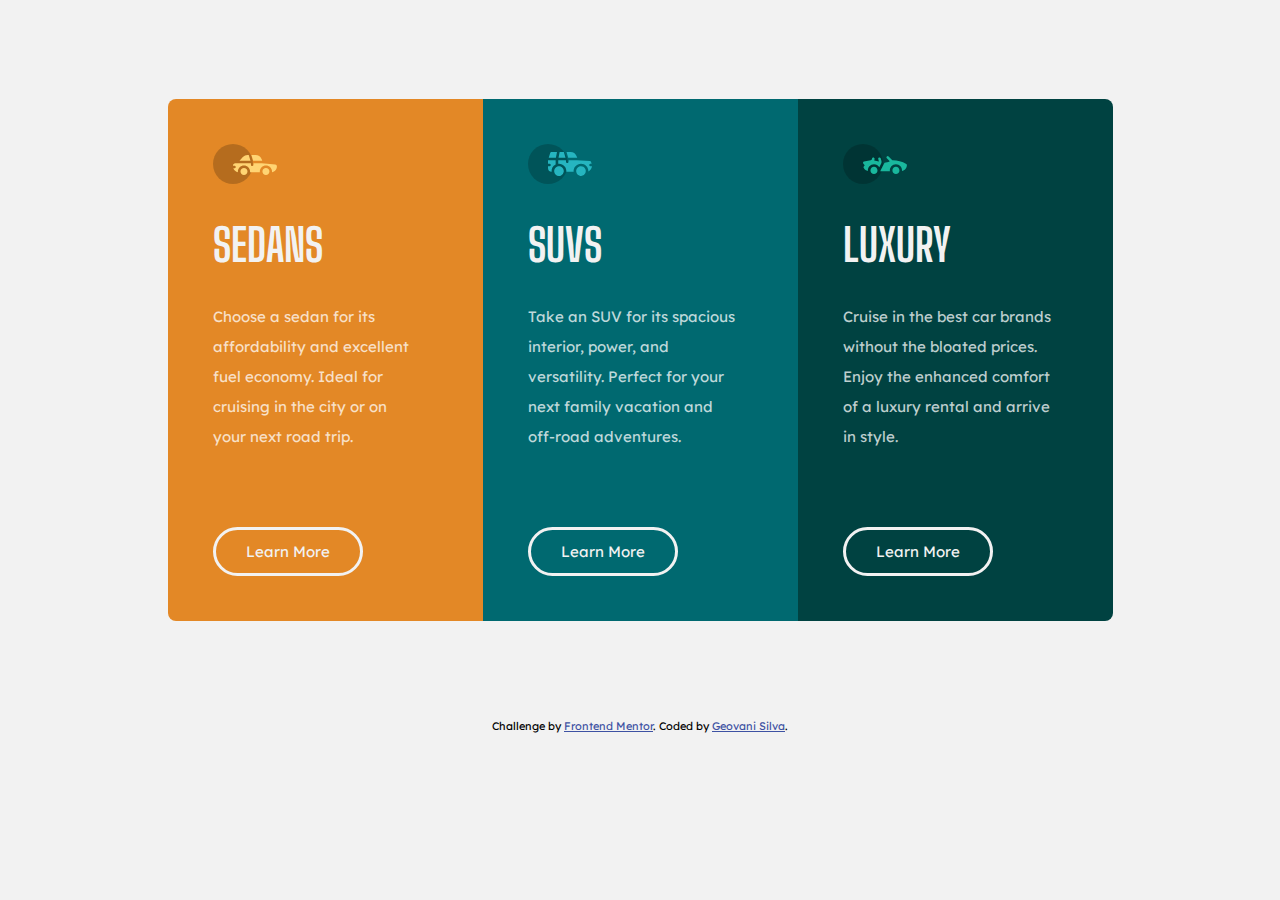
<file: 3-column-preview/index.html>
<!DOCTYPE html>
<html lang="pt-br">
<head>
  <meta charset="UTF-8">
  <meta name="viewport" content="width=device-width, initial-scale=1.0">
  <link rel="icon" type="image/png" sizes="32x32" href="./assets/images/favicon-32x32.png">
  <title>Frontend Mentor | 3-column preview card component</title>
  <link rel="stylesheet" href="./assets/css/style.css">
</head>
<body>
  <section id="cards-container">
    <div id="sedan" class="cards-content">
      <img src="assets/images/icon-sedans.svg" alt="sedan car">
      <h1>Sedans</h1>
      <p>Choose a sedan for its affordability and excellent fuel economy. Ideal for cruising in the city or on your next road trip.</p>
      <button class="learn-buttons">Learn More</button>
    </div>

    <div id="suv" class="cards-content">
      <img src="assets/images/icon-suvs.svg" alt="suv car">
      <h1>SUVs</h1>
      <p>Take an SUV for its spacious interior, power, and versatility. Perfect for your next family vacation and off-road adventures.</p>
      <button class="learn-buttons">Learn More</button>
    </div>

    <div id="luxury" class="cards-content">
      <img src="assets/images/icon-luxury.svg" alt="luxury car">
      <h1>Luxury</h1>
      <p>Cruise in the best car brands without the bloated prices. Enjoy the enhanced comfort of a luxury rental and arrive in style.</p>
      <button class="learn-buttons">Learn More</button>
    </div>
  </section>
  
  <div class="attribution">
    Challenge by <a href="https://www.frontendmentor.io?ref=challenge" target="_blank">Frontend Mentor</a>. 
    Coded by <a href="https://github.com/GeovaniSS" target="_blank">Geovani Silva</a>.
  </div>
  <script src="assets/js/main.js"></script>
</body>
</html>
</file>
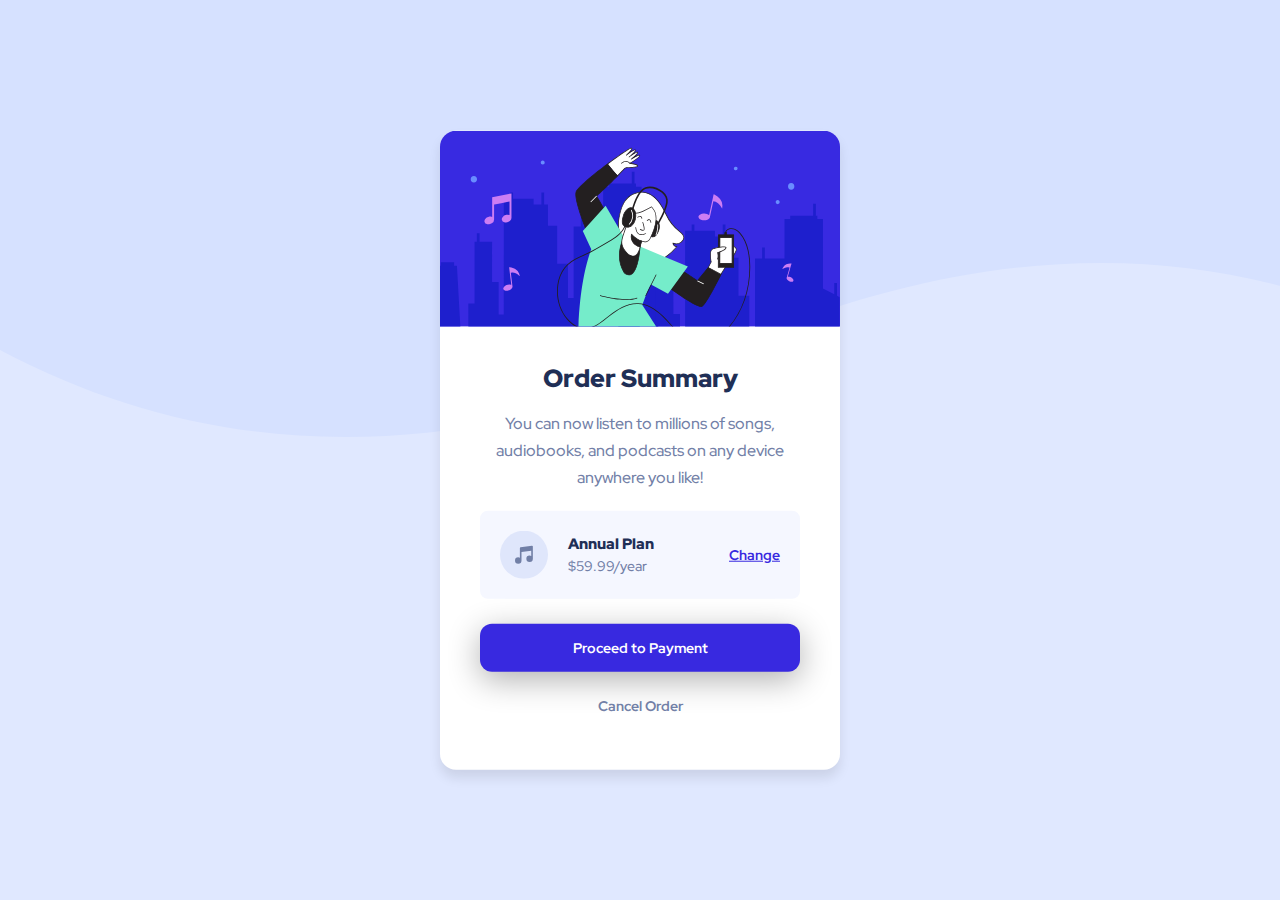
<file: order-summary-component-main/index.html>
<!DOCTYPE html>
<html lang="en">
<head>
  <meta charset="UTF-8">
  <meta name="viewport" content="width=device-width, initial-scale=1.0"> 
  <link rel="icon" type="image/png" sizes="32x32" href="./images/favicon-32x32.png">
  <title>Frontend Mentor | Order summary card</title>
  <link rel="stylesheet" href="./assets/css/style.css">
  <link rel="shortcut icon" href="assets/images/favicon-32x32.png" type="image/x-icon">
</head>
<body>
  <main>
    <picture>
      <source srcset="assets/images/pattern-background-mobile.svg" media="(max-width: 375px)">
      <img src="assets/images/pattern-background-desktop.svg" alt="pattern background">
    </picture>
    <div class="card-container">
      <div class="card-image">
        <img src="assets/images/illustration-hero.svg" alt="">
      </div>
      <div class="card-content">
        <h1>Order Summary</h1>
        <p class="card-text">
          You can now listen to millions of songs, audiobooks, and podcasts on any
          device anywhere you like!
        </p>
        <div class="card-price">
          <div class="card-price-content">
            <img src="assets/images/icon-music.svg" alt="Icon music">
            <div class="plan-price">
              <h4>Annual Plan</h4>
              <p>$59.99/year</p>
            </div>
          </div>
          <a href="#" id="change-plan">Change</a>
        </div>
        <button class="button pay">Proceed to Payment</button>
        <button class="button cancel">Cancel Order</button>
      </div>
    </div>
  </main>
  <!-- <div class="attribution">
    Challenge by <a href="https://www.frontendmentor.io?ref=challenge" target="_blank">Frontend Mentor</a>. 
    Coded by <a href="#">Your Name Here</a>.
  </div> -->
</body>
</html>
</file>
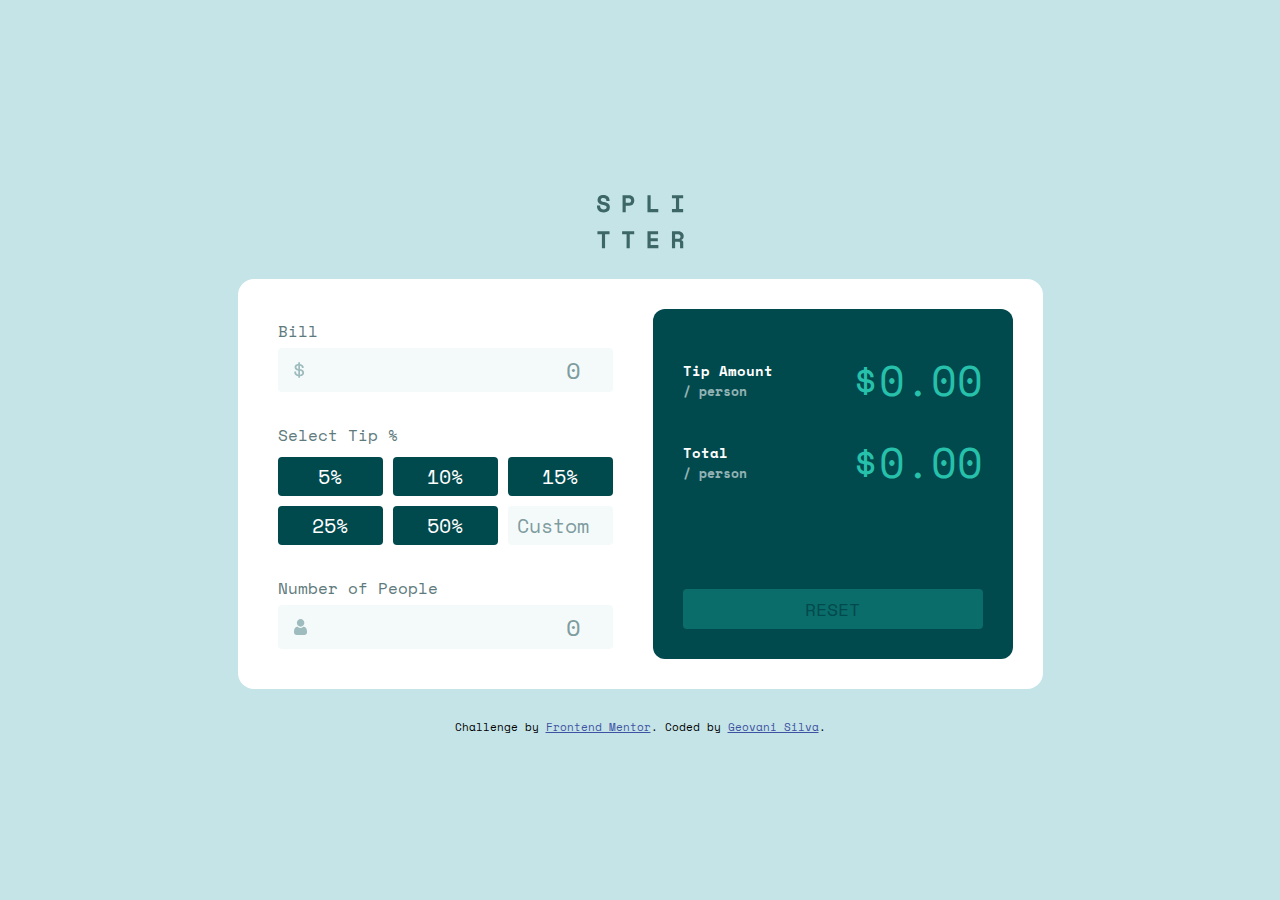
<file: tip-calculator-app-main/index.html>
<!DOCTYPE html>
<html lang="en">
<head>
  <meta charset="UTF-8">
  <meta name="viewport" content="width=device-width, initial-scale=1.0">
  <link rel="icon" type="image/png" sizes="32x32" href="./images/favicon-32x32.png">
  <title>Frontend Mentor | Tip calculator app</title>
  <link rel="stylesheet" href="./assets/css/style.css">
  <link rel="shortcut icon" href="./assets/images/favicon-32x32.png" type="image/x-icon">
</head>
<body>
  <header>
    <img src="assets/images/logo.svg" alt="Logo Splitter">
  </header>
  <section id="container">
    <div class="tip-calculator-container">
      <div class="bill-container">
        <div class="bill-label">
          <label for="bill">Bill</label>
          <span class="invalid-message">Can't be zero</span>
        </div>
        <div class="bill-input">
          <img src="assets/images/icon-dollar.svg" alt="icon dollar">
          <input type="number" id="bill" placeholder="0" min="0">
        </div>
      </div>
     
      <div class="select-tip-container">
        <label for="">Select Tip %</label>
        <div class="tip-buttons">
          <button>5%</button>
          <button>10%</button>
          <button>15%</button>
          <button>25%</button>
          <button>50%</button>
          <input type="number" placeholder="Custom" class="custom" min="0">
        </div>
      </div>

      <div class="number-people-container">
        <div class="number-people-label">
          <label for="number-people">Number of People</label>
          <span class="invalid-message">Can't be zero</span>
        </div>
        <div class="number-people-input">
          <img src="assets/images/icon-person.svg" alt="icon person">
          <input type="number" id="number-people" placeholder="0" min="0">
        </div>
      </div>
    </div>
  
    <div class="tip-result-container">
      <div class="tip-results">
        <div class="tip-amount">
          <div>
            <h4>Tip Amount</h3>
            <h5>/ person</h4>
          </div>
          <span id="tip-amount-result">$0.00</span>
        </div>

        <div class="total-person">
          <div>
            <h4>Total</h3>
            <h5>/ person</h4>
          </div>
          <span id="total-person-result">$0.00</span>
        </div>
      </div>
      <button id="reset-tip-calculation">Reset</button>
    </div>
  </section>

  <div class="attribution">
    Challenge by <a href="https://www.frontendmentor.io?ref=challenge" target="_blank">Frontend Mentor</a>. 
    Coded by <a href="#">Geovani Silva</a>.
  </div>
  
  <script src="./assets/js/main.js"></script>
</body>
</html>
</file>
<file: 3-column-preview/assets/css/style.css>
@charset "UTF-8";

@import url('https://fonts.googleapis.com/css2?family=Big+Shoulders+Display:wght@700&family=Lexend+Deca&display=swap');

:root {
    --bright-orange: hsl(31, 77%, 52%);
    --dark-cyan: hsl(184, 100%, 22%);
    --very-dark-cyan: hsl(179, 100%, 13%) ;
    --transparent-white: hsla(0, 0%, 100%, 0.75);
    --very-light-gray: hsl(0, 0%, 95%)
}

* {
    padding: 0;
    margin: 0;
    box-sizing: border-box;
}

html {
    font-size: 15px;
}

body {
    height: 100vh;
    width: 100vw;
    display: grid;
    font-size: 15px;
    font-family: 'Lexend Deca';
    background-color: var(--very-light-gray);
}

h1 {
    font-family: 'Big Shoulders Display';
    text-transform: uppercase;
    color: var(--very-light-gray);
    font-size: 3rem;
    margin: 2rem 0;
}

p {
    color: var(--transparent-white);
    line-height: 30px;
}

section#cards-container {
    width: 100%;
    display: grid;
    grid-template-columns: repeat(auto-fit, 315px);
    justify-content: center;
    align-items: center;
    padding: 1rem;
}

section#cards-container #sedan {
    background-color: var(--bright-orange);
    border-radius: 8px 0 0 8px;
}

section#cards-container #suv {
    background-color: var(--dark-cyan);
}

section#cards-container #luxury {
    background-color: var(--very-dark-cyan);
    border-radius: 0 8px 8px 0;
}

section#cards-container .cards-content {
    width: 100%;
    max-height: 550px;
    padding: 3rem 4rem 3rem 3rem;
}

section#cards-container .learn-buttons {
    cursor: pointer;
    font-family: 'Lexend Deca';
    font-size: 1rem;
    color: var(--very-light-gray);
    background-color: transparent;
    border: 3px solid var(--very-light-gray);
    border-radius: 2rem;
    padding: 0.8rem 2rem;
    margin-top: 5rem;
    transition: 0.5s;
}

section#cards-container .learn-buttons:hover, 
section#cards-container .learn-buttons.active {
    background-color: var(--very-light-gray);
}

section#cards-container #sedan .learn-buttons:hover, section#cards-container #sedan .learn-buttons.active {
    color: var(--bright-orange);
}

section#cards-container #suv .learn-buttons:hover, section#cards-container #suv .learn-buttons.active {
    color: var(--dark-cyan);
}

section#cards-container #luxury .learn-buttons:hover, section#cards-container #luxury .learn-buttons.active {
    color: var(--very-dark-cyan);
}

.attribution { 
    font-size: 11px; 
    text-align: center; 
}

.attribution a { 
    color: hsl(228, 45%, 44%); 
}

@media screen and (min-width: 320px) and (max-width: 675px) {
    html {
        font-size: 12px;
    }
    
    section#cards-container {
        padding: 2rem;
    }

    section#cards-container .cards-content{
        padding: 3rem 4rem;
    }

    section#cards-container #sedan {
        border-radius: 8px 8px 0 0;
    }

    section#cards-container #luxury {
        border-radius: 0 0 8px 8px;
    }

    section#cards-container .learn-buttons {
        font-size: 1.2rem;
        padding: 1rem 2.5rem;
        margin-top: 1.5rem;
    }
}
</file>
<file: order-summary-component-main/assets/css/style.css>
@charset "UTF-8";
@import url('https://fonts.googleapis.com/css2?family=Red+Hat+Display:wght@500;700;900&display=swap');

* {
  padding: 0;
  margin: 0;
  box-sizing: border-box;
  outline: 0;
  border: 0;
}

:root {
  --hover: hsl(245, 83%, 68%); 
  --pale-blue: hsl(225, 100%, 94%);
  --very-pale-blue: hsl(245, 75%, 52%);
  --bright-blue: hsl(225, 100%, 98%);
  --desatured-blue: hsl(224, 23%, 55%);
  --dark-blue: hsl(223, 47%, 23%);
  --white: hsl(255, 0%, 100%);
}

html {
  font-size: 62.5%;
}

body {
  font-size: 1.6rem;
  font-family:'Red Hat Display', sans-serif;
  background-color: var(--pale-blue);
}

h1, h4 {
  color: var(--dark-blue);
  font-weight: 900;
}

h1 {
  font-size: 2.5rem;
  padding: 30px 0 15px 0;
}

h4 {
  font-size: 1.5rem;
}

p {
  font-weight: 500;
  color: var(--desatured-blue);
}

.card-container {
  position: absolute; 
  top: 50%;
  left: 50%;
  transform: translate(-50%, -50%);
  background-color: var(--white);
  padding: 20px;
  border-radius: 16px;
  min-width: 330px;
  max-width: 400px;
  box-shadow: 0px 8px 12px rgba(0, 0, 0, 0.096);
}

.card-image {
  width: 100%;
  margin: -20px -20px 0;
}

.card-image img {
  max-width: 330px;
  border-radius: 16px 16px 0 0;
}

.card-content {
  display: flex; 
  flex-direction: column;
  justify-content: center;
  align-items: center;
}

.card-text {
  text-align: center;
  line-height: 27px;
  margin-bottom: 20px;
  padding: 0 10px;
}

.card-price {
  width: 100%;
  display: flex;
  justify-content: space-between;
  align-items: center;
  background-color: var(--bright-blue);
  padding: 15px;
  margin-bottom: 25px;
  border-radius: 8px;
}

.card-price-content {
  display: flex;
  align-items: center;
  gap: 20px;
}

.plan-price {
  display: flex;
  flex-direction: column;
  gap: 3px;
}

.plan-price p {
  font-size: 1.4rem;
}

#change-plan {
  color: var(--very-pale-blue);
  font-size: 1.4rem;
  font-weight: 700;
}

#change-plan:hover {
  text-decoration: none;
  color: var(--hover);
}

.button {
  cursor: pointer;
  font-family:'Red Hat Display', sans-serif;
  font-weight: 700;
  font-size: 1.4rem;
  width: 100%;
  padding: 15px 0;
}

.button.pay {
  background-color: var(--very-pale-blue);
  color: var(--white);
  border-radius: 12px;
  box-shadow: 0px 8px 32px rgba(0, 0, 0, 0.315);
  margin-bottom: 10px;
}

.button.pay:hover {
  background-color: var(--hover);
}

.button.cancel {
  background-color: transparent;
  color: var(--desatured-blue);
}

.button.cancel:hover {
  color: var(--dark-blue);
}

.attribution { 
  font-size: 11px; text-align: center; 
}

.attribution a { 
  color: hsl(228, 45%, 44%); 
}

@media screen and (min-width: 400px) {
  .card-container {
    padding: 40px;
  }

  .card-image {
    margin: -40px -40px 0;
  }

  .card-image img {
    max-width: 400px;
  }

  .card-price {
    padding: 20px;
  }
}
</file>
<file: tip-calculator-app-main/assets/css/style.css>
@import url('https://fonts.googleapis.com/css2?family=Space+Mono:wght@700&display=swap');

* {
    padding: 0;
    margin: 0;
    outline: 0;
    border: 0;
    box-sizing: border-box;
    font-family: 'Space Mono';
}

:root {
    --strong-cyan: hsl(172, 67%, 45%);
    --very-dark-cyan: hsl(183, 100%, 15%);
    --dark-grayish-cyan: hsl(186, 14%, 43%);
    --grayish-cyan: hsl(184, 14%, 56%);
    --light-grayish-cyan: hsl(185, 41%, 84%);
    --very-light-grayish-cyan: hsl(189, 41%, 97%);
    --white: hsl(0, 0%, 100%);
}

html {
    font-size: 62.5%;
}

body {
    font-size: 1.6rem;
    background-color: var(--light-grayish-cyan);
    display: flex;
    flex-direction: column;
    justify-content: center;
    align-items: center;
    height: 100vh;
}

header {
    display: flex;
    justify-content: center;
    padding: 3rem 0;
    width: 100%;
}

input {
    cursor: pointer;
    text-align: right;
    font-size: 2.4rem;
    background-color: var(--very-light-grayish-cyan);
    color: var(--very-dark-cyan);
    border-radius: 4px;
    border: 2px solid transparent;
    padding: 0.2rem 1.5rem;
}

input::placeholder {
    color: var(--grayish-cyan);
}

input:focus {
    border: 2px solid var(--strong-cyan);
}

input.error {
    border: 2px solid rgba(253, 0, 0, 0.603);;
}

label {
    color: var(--dark-grayish-cyan);
    font-size: 1.6rem;
}

button {
    cursor: pointer;
    background-color: var(--very-dark-cyan);
    color: var(--white);
    font-size: 2rem;
    border-radius: 4px;
    padding: 0.5rem 0;
}

button:hover {
    background-color: var(--light-grayish-cyan);
    color: var(--very-dark-cyan);
}

button.active {
    background-color: var(--strong-cyan);
    color: var(--very-dark-cyan);
}


h4 {
    font-size: 1.4rem;
    color: var(--white);
}

h5 {
    color: var(--very-light-grayish-cyan);
    opacity: 0.6;
}

span {
    font-size: 4.2rem;
    color: var(--strong-cyan);
}

span.invalid-message {
    display: none;
    color: rgba(253, 0, 0, 0.603);
    font-size: 1.6rem;
}

/* 
########################################
#            Section Container         #
########################################
*/

section#container {
    display: flex;
    gap: 4rem;
    border-radius: 16px;
    padding: 3rem 3rem 3rem 4rem;
    background-color: var(--white);
}

/* 
########################################
#        Tip Calculator Container      #
########################################
*/

.tip-calculator-container {
    width: 100%;
    display: flex;
    flex-direction: column;
    justify-content: space-between;
    padding: 1rem 0;
    min-height: 350px;
    max-width: 350px;
}

/* 
########################################
#             Bill Container           #
#              Bill Label              #
#              Bill Input              #
########################################
*/

.tip-calculator-container > .bill-container {
    display: flex;
    flex-direction: column;
    gap: 5px;
}

.tip-calculator-container .bill-container > .bill-label {
    display: flex;
    justify-content: space-between;
}

.tip-calculator-container .bill-container > .bill-input {
    position: relative;
}

.tip-calculator-container .bill-container .bill-input > input {
    width: 100%;
}

.tip-calculator-container .bill-container .bill-input > img {
    position: absolute;
    top: 50%;
    left: 5%;
    transform: translateY(-50%);
}

/* 
########################################
#          Select Tip Container        #
#             Tip Buttons              #
########################################
*/

.tip-calculator-container .select-tip-container{
    display: flex;
    flex-direction: column;
    gap: 10px;
}

.tip-calculator-container .select-tip-container > .tip-buttons {
    display: grid;
    grid-template-columns: repeat(3, 105px);
    gap: 10px;
}

.tip-calculator-container .select-tip-container .tip-buttons > input {
    font-size: 2rem;
    text-align: center;
    border-radius: 4px;
    padding: 0;
}

/* 
########################################
#         Number People Container      #
#          Number People Label         #
#          Number People Input         #
########################################
*/

.tip-calculator-container > .number-people-container {
    display: flex;
    flex-direction: column;
    gap: 5px;
}

.tip-calculator-container .number-people-container > .number-people-label {
    display: flex;
    justify-content: space-between;
}

.tip-calculator-container .number-people-container > .number-people-input {
    position: relative;
}

.tip-calculator-container .number-people-container .number-people-input > input {
    width: 100%;
}

.tip-calculator-container .number-people-container .number-people-input > img {
    position: absolute;
    top: 50%;
    left: 5%;
    transform: translateY(-50%);
}

/* 
########################################
#         Tip Result Container         #
#             Tip Results              #
########################################
*/

.tip-result-container {
    padding: 4rem 3rem 3rem 3rem;
    border-radius: 12px;
    background-color: var(--very-dark-cyan);
    width: 100%;
    min-width: 360px;
    display: flex;
    flex-direction: column;
    justify-content: space-between;
}

.tip-result-container > .tip-results {
    display: flex;
    flex-direction: column;
    gap: 20px;
}

.tip-amount, .total-person  {
    display: flex;
    justify-content: space-between;
    align-items: center;
}

.tip-result-container > button {
    text-transform: uppercase;
    background-color: var(--strong-cyan);
    color: var(--very-dark-cyan);
    padding: 0.7rem 0;
    font-size: 1.8rem;
    opacity: 0.3;
    width: 100%;
}

.tip-result-container > button:hover {
    background-color: var(--light-grayish-cyan);
    color: var(--very-dark-cyan);
}

.tip-result-container > button.active {
    opacity: 1.0;
    background-color: var(--strong-cyan);
    color: var(--very-dark-cyan);
}

/* 
########################################
#            Mobile Layout             #
########################################
*/

@media screen and (max-width: 800px) {
    body {
        height: auto;
    }

    section#container {
        flex-direction: column;
        padding: 3rem 4rem;
        gap: 2rem;
    }

    .tip-calculator-container {
        max-width: 300px;
        min-height: 400px;
        margin: auto;
    }

    .tip-calculator-container .select-tip-container > .tip-buttons {
        grid-template-columns: repeat(2, minmax(100px, 150px));
    }

    .tip-result-container {
        min-width: 0px;
        max-width: 300px; 
        margin: auto;
        padding: 3rem;
        justify-content: initial;
        gap: 20px;
    }

    .tip-result-container .tip-results {
        gap: 10px;
    }

    .tip-results span {
        font-size: 3.4rem;
    }
}

.attribution { 
    font-size: 11px; text-align: center; 
    margin-top: 3rem;
}
.attribution a { color: hsl(228, 45%, 44%); }
</file>
